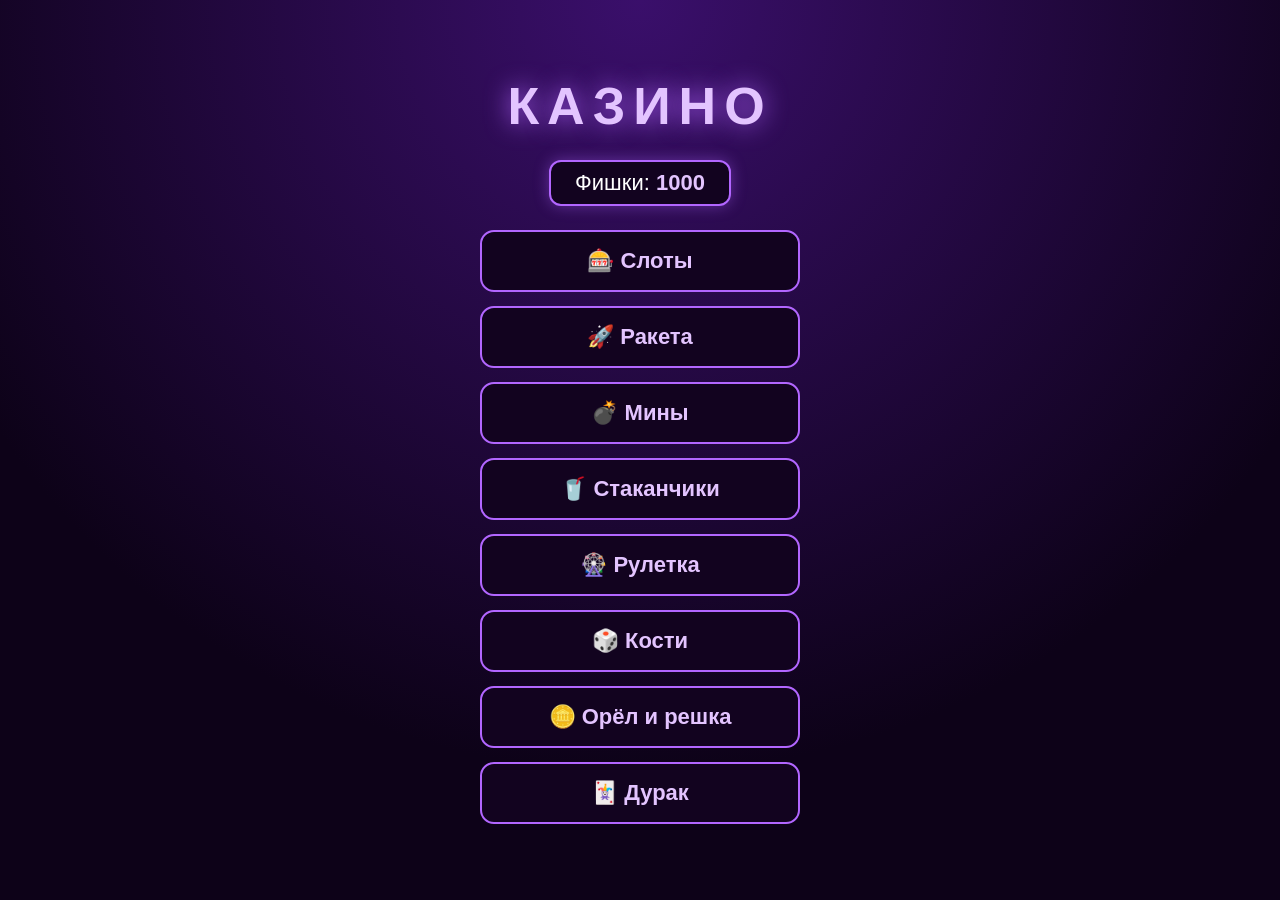
<file: index.html>
<!DOCTYPE html>
<html lang="ru">
<head>
  <meta charset="UTF-8">
  <meta name="viewport" content="width=device-width, initial-scale=1.0">
  <title>Казино</title>
  <style>
    * { margin: 0; padding: 0; box-sizing: border-box; }
    body {
      min-height: 100vh; display: flex; flex-direction: column;
      justify-content: center; align-items: center; gap: 24px; padding: 20px;
      background: radial-gradient(circle at top, #3a0f6b, #0d0218 70%);
      font-family: Arial, sans-serif;
    }
    h1 {
      font-size: 52px; color: #e3c4ff; text-transform: uppercase; letter-spacing: 8px;
      text-shadow: 0 0 25px rgba(178, 102, 255, 0.9);
    }
    .balance {
      font-size: 22px; color: #fff; background: #12031f;
      border: 2px solid #b266ff; border-radius: 12px; padding: 8px 24px;
      box-shadow: 0 0 15px rgba(178, 102, 255, 0.4);
    }
    .balance span { color: #e3c4ff; font-weight: bold; }
    .games { display: flex; flex-direction: column; gap: 14px; width: 80%; max-width: 320px; }
    .games a {
      display: block; text-align: center; padding: 16px; font-size: 22px;
      font-weight: bold; text-decoration: none; color: #e3c4ff;
      border: 2px solid #b266ff; border-radius: 14px; background: #12031f;
    }
    .games a:active { transform: scale(1.05); box-shadow: 0 0 25px rgba(178, 102, 255, 0.8); }
  </style>
</head>
<body>
  <h1>Казино</h1>
  <div class="balance">Фишки: <span id="balance">1000</span></div>
  <div class="games">
    <a href="casino.html">🎰 Слоты</a>
    <a href="rocket.html">🚀 Ракета</a>
    <a href="mines.html">💣 Мины</a>
    <a href="cups.html">🥤 Стаканчики</a>
    <a href="roulette.html">🎡 Рулетка</a>
    <a href="dice.html">🎲 Кости</a>
    <a href="coin.html">🪙 Орёл и решка</a>
    <a href="durak.html">🃏 Дурак</a>
  </div>

  <script>
    function showBalance() {
      let b = parseInt(localStorage.getItem('casinoBalance'));
      if (isNaN(b)) b = 1000;
      document.getElementById('balance').textContent = b;
    }
    showBalance();
    // обновляем при возврате назад из игры
    window.addEventListener('pageshow', showBalance);
  </script>
</body>
</html>
</file>
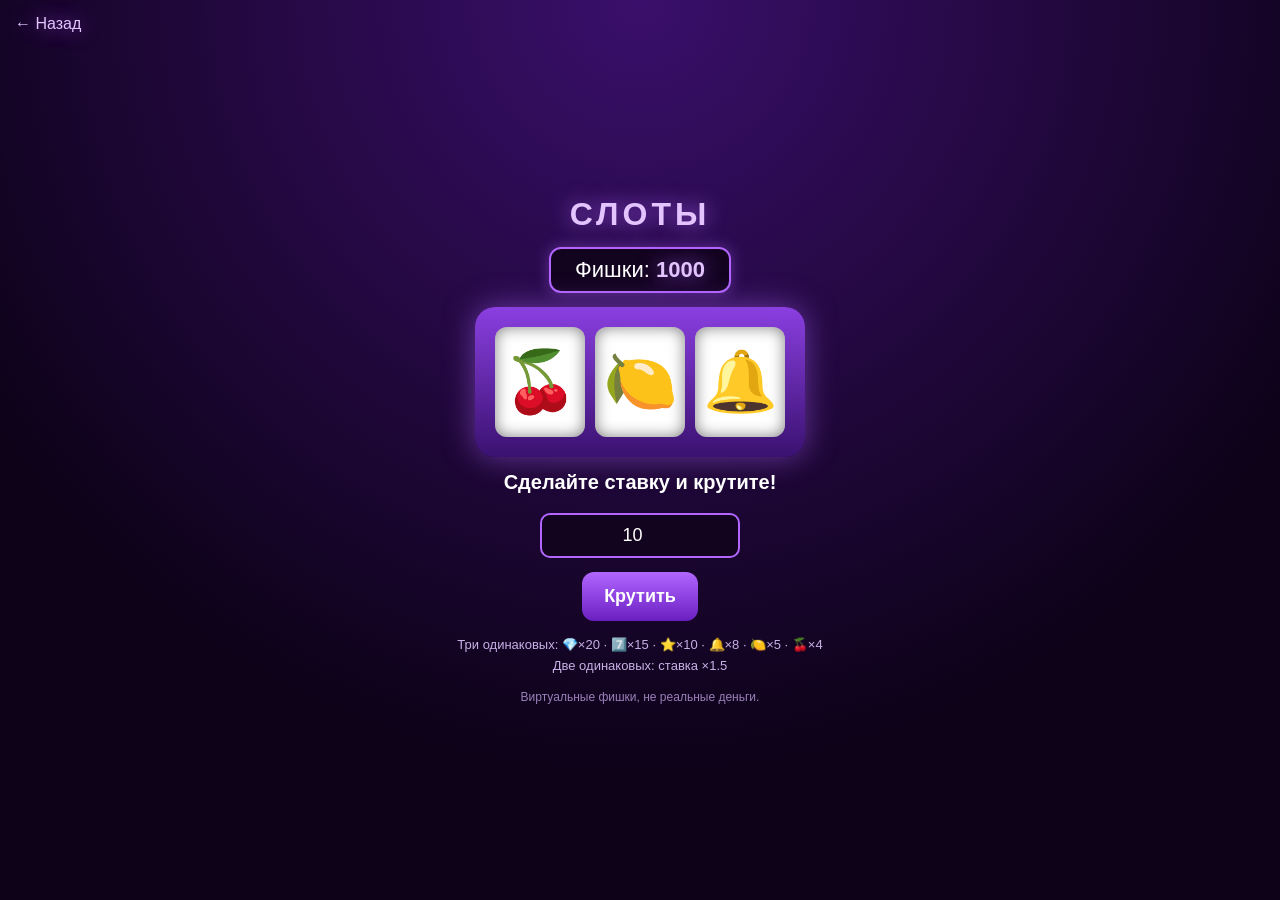
<file: casino.html>
<!DOCTYPE html>
<html lang="ru">
<head>
  <meta charset="UTF-8">
  <meta name="viewport" content="width=device-width, initial-scale=1.0">
  <title>Слоты</title>
  <style>
body { background: radial-gradient(circle at top, #3a0f6b, #0d0218 70%) !important; }
h1, .back, .balance span { color: #e3c4ff !important; text-shadow: 0 0 20px rgba(178,102,255,.8) !important; }
.balance { border-color: #b266ff !important; background: #12031f !important; }
.machine { background: linear-gradient(#8a3fe0, #3a1170) !important; box-shadow: 0 0 30px rgba(178,102,255,.5) !important; }
.bets button { border-color: #b266ff !important; color: #e3c4ff !important; background: #12031f !important; }
.bets button.active { background: #b266ff !important; color: #fff !important; }
#spin { background: linear-gradient(#b266ff, #6a1fc2) !important; box-shadow: 0 5px 0 #3a1170 !important; }
#reset { background: #6a1fc2 !important; }
.table { color: #c9b0e6 !important; }
.win { color: #e3b8ff !important; }
.lose { color: #ff8ad8 !important; }
</style>
  <link rel="stylesheet" href="style.css">
  <style>
    .machine { display: flex; gap: 10px; padding: 20px; background: linear-gradient(#8a3fe0, #3a1170); border-radius: 20px; box-shadow: 0 0 30px rgba(178, 102, 255, 0.5); }
    .reel { width: 90px; height: 110px; display: flex; align-items: center; justify-content: center; font-size: 60px; background: #fff; border-radius: 12px; box-shadow: inset 0 0 15px rgba(0, 0, 0, 0.5); }
    .table { font-size: 13px; color: #c9b0e6; text-align: center; line-height: 1.6; }
  </style>
</head>
<body>
  <a class="back" href="index.html">← Назад</a>
  <h1>Слоты</h1>
  <div class="balance">Фишки: <span id="balance"></span></div>
  <div class="machine">
    <div class="reel" id="r0">🍒</div>
    <div class="reel" id="r1">🍋</div>
    <div class="reel" id="r2">🔔</div>
  </div>
  <div class="message" id="message">Сделайте ставку и крутите!</div>
  <input type="number" id="bet" value="10" min="10" step="10">
  <button class="gold" onclick="spin()">Крутить</button>
  <button class="reset" id="reset">Получить 1000 фишек</button>
  <div class="table">
    Три одинаковых: 💎×20 · 7️⃣×15 · ⭐×10 · 🔔×8 · 🍋×5 · 🍒×4<br>
    Две одинаковых: ставка ×1.5
  </div>
  <div class="note">Виртуальные фишки, не реальные деньги.</div>

  <script src="common.js"></script>
  <script>
    const sy = ['🍒', '🍋', '🔔', '⭐', '7️⃣', '💎'];
    const mul = { '💎': 20, '7️⃣': 15, '⭐': 10, '🔔': 8, '🍋': 5, '🍒': 4 };
    let busy = false;
    const rnd = () => sy[Math.floor(Math.random() * sy.length)];

    function spin() {
      if (busy) return;
      const bet = getBet();
      if (!bet) return;
      busy = true;
      balance -= bet; render();
      say('Крутим...');
      const res = [rnd(), rnd(), rnd()];
      [0, 1, 2].forEach(i => {
        const el = $('r' + i);
        const t = setInterval(() => el.textContent = rnd(), 70);
        setTimeout(() => {
          clearInterval(t);
          el.textContent = res[i];
          if (i === 2) done(res, bet);
        }, 800 + i * 500);
      });
    }

    function done(r, bet) {
      let w = 0;
      if (r[0] === r[1] && r[1] === r[2]) w = bet * mul[r[0]];
      else if (r[0] === r[1] || r[1] === r[2] || r[0] === r[2]) w = Math.round(bet * 1.5);
      if (w > 0) { balance += w; say('🎉 Выигрыш: ' + w, 'win'); }
      else say('Не повезло, попробуйте ещё', 'lose');
      render(); busy = false;
    }
  </script>
</body>
</html>
</file>
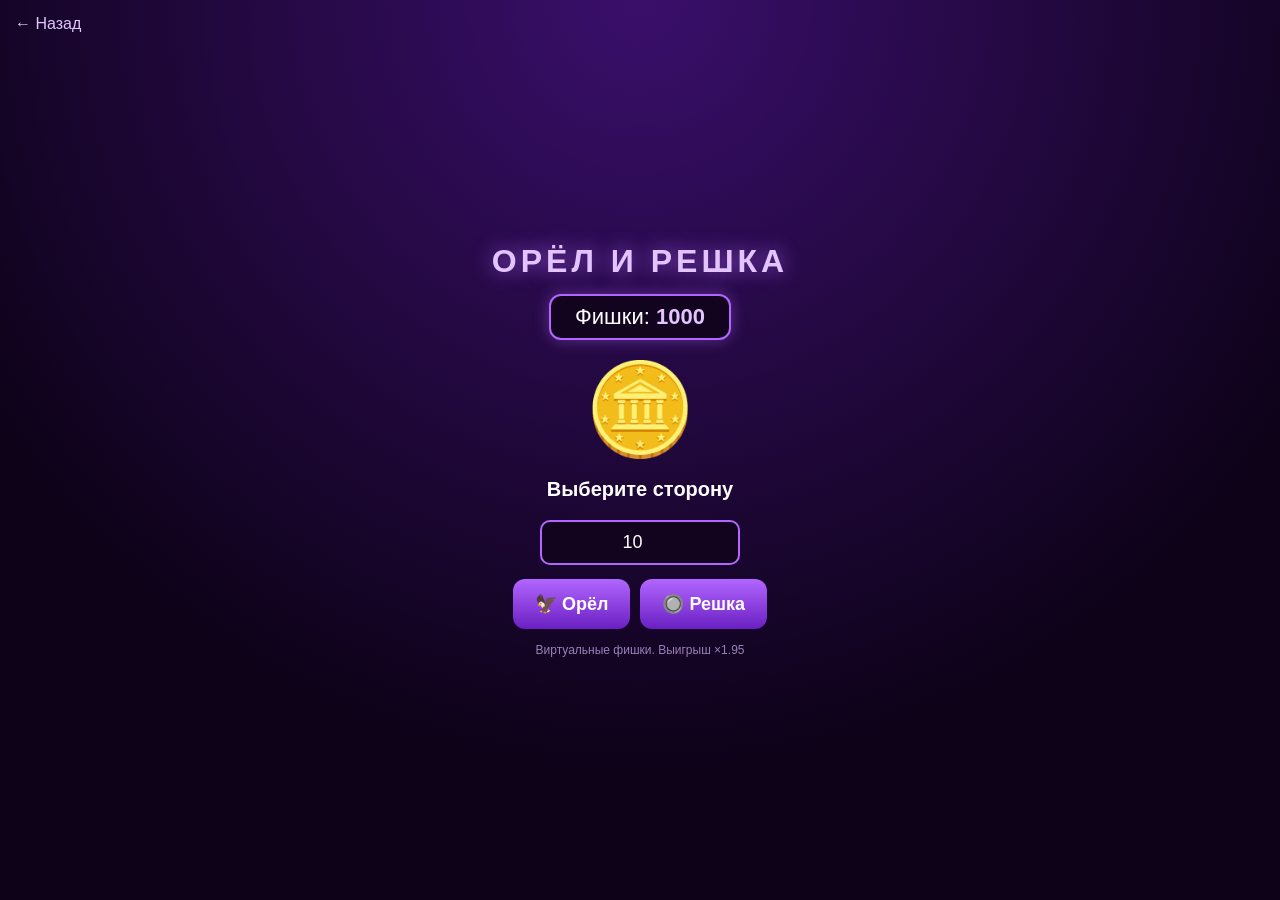
<file: coin.html>
<!DOCTYPE html>
<html lang="ru">
<head>
  <meta charset="UTF-8">
  <meta name="viewport" content="width=device-width, initial-scale=1.0">
  <title>Орёл и решка</title>
  <link rel="stylesheet" href="style.css">
</head>
<body>
  <a class="back" href="index.html">← Назад</a>
  <h1>Орёл и решка</h1>
  <div class="balance">Фишки: <span id="balance"></span></div>
  <div class="big" id="view">🪙</div>
  <div class="message" id="message">Выберите сторону</div>
  <input type="number" id="bet" value="10" min="10" step="10">
  <div class="row">
    <button class="gold" onclick="play('Орёл')">🦅 Орёл</button>
    <button class="gold" onclick="play('Решка')">🔘 Решка</button>
  </div>
  <button class="reset" id="reset">Получить 1000 фишек</button>
  <div class="note">Виртуальные фишки. Выигрыш ×1.95</div>

  <script src="common.js"></script>
  <script>
    let busy = false;
    function play(side) {
      if (busy) return;
      const bet = getBet();
      if (!bet) return;
      busy = true;
      balance -= bet; render();
      say('Монета в воздухе...');
      $('view').textContent = '🌀';
      setTimeout(() => {
        const res = Math.random() < 0.5 ? 'Орёл' : 'Решка';
        $('view').textContent = res === 'Орёл' ? '🦅' : '🔘';
        if (res === side) {
          const w = Math.floor(bet * 1.95);
          balance += w;
          say('🎉 ' + res + '! Выигрыш ' + w, 'win');
        } else {
          say(res + '. Не повезло', 'lose');
        }
        render(); busy = false;
      }, 800);
    }
  </script>
</body>
</html>
</file>
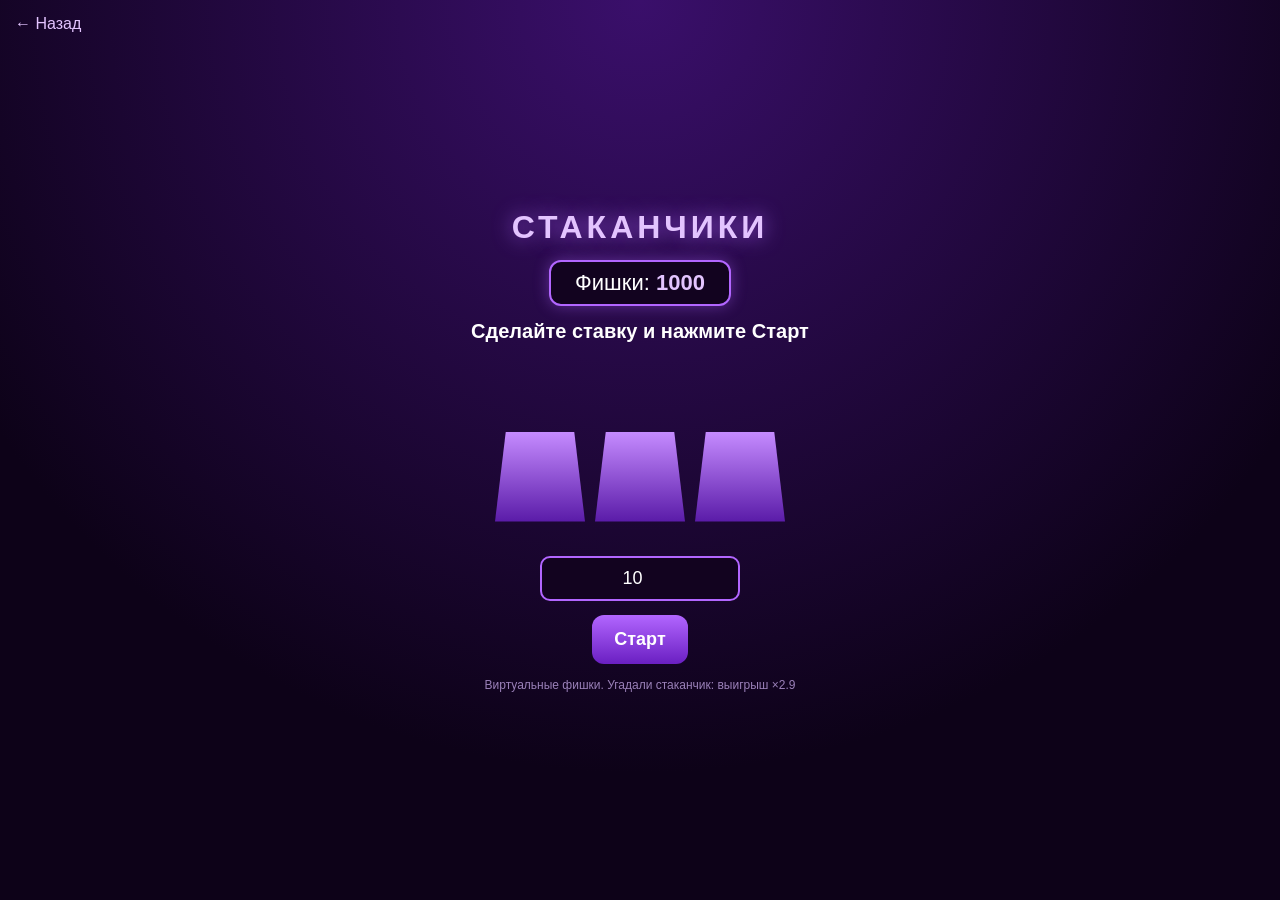
<file: cups.html>
<!DOCTYPE html>
<html lang="ru">
<head>
  <meta charset="UTF-8">
  <meta name="viewport" content="width=device-width, initial-scale=1.0">
  <title>Стаканчики</title>
  <link rel="stylesheet" href="style.css">
  <style>
    .stage { position: relative; width: 290px; height: 160px; margin: 10px 0; }
    .cup { position: absolute; top: 60px; width: 90px; height: 90px; cursor: pointer; transition: left 0.3s; }
    .lid {
      position: absolute; left: 0; bottom: 0; width: 90px; height: 90px;
      background: linear-gradient(#c58bff, #5a1ba8);
      clip-path: polygon(12% 0, 88% 0, 100% 100%, 0 100%);
      transition: transform 0.3s;
    }
    .ball {
      position: absolute; left: 31px; bottom: 4px; width: 28px; height: 28px;
      border-radius: 50%; background: radial-gradient(circle at 30% 30%, #fff, #ff8ad8);
      box-shadow: 0 0 12px #ff8ad8; display: none;
    }
    .cup.has .ball { display: block; }
    .cup.up .lid { transform: translateY(-60px); }
  </style>
</head>
<body>
  <a class="back" href="index.html">← Назад</a>
  <h1>Стаканчики</h1>
  <div class="balance">Фишки: <span id="balance"></span></div>
  <div class="message" id="message">Сделайте ставку и нажмите Старт</div>
  <div class="stage" id="stage"></div>
  <input type="number" id="bet" value="10" min="10" step="10">
  <button class="gold" id="start">Старт</button>
  <button class="reset" id="reset">Получить 1000 фишек</button>
  <div class="note">Виртуальные фишки. Угадали стаканчик: выигрыш ×2.9</div>

  <script src="common.js"></script>
  <script>
    const cups = [];
    let pos = [0, 1, 2], ballId = 0, state = 'idle', bet = 0;
    const wait = ms => new Promise(r => setTimeout(r, ms));

    for (let i = 0; i < 3; i++) {
      const c = document.createElement('div');
      c.className = 'cup';
      c.innerHTML = '<div class="ball"></div><div class="lid"></div>';
      c.onclick = () => pick(i);
      $('stage').appendChild(c);
      cups.push(c);
    }

    function place() {
      cups.forEach((c, i) => c.style.left = pos[i] * 100 + 'px');
    }
    place();

    async function start() {
      if (state !== 'idle') return;
      const b = getBet();
      if (!b) return;
      bet = b;
      balance -= bet; render();
      state = 'busy';
      $('start').disabled = true;
      $('bet').disabled = true;

      cups.forEach(c => c.classList.remove('up', 'has'));
      ballId = Math.floor(Math.random() * 3);
      cups[ballId].classList.add('has');
      say('Запоминайте шарик!');
      await wait(300);
      cups[ballId].classList.add('up');
      await wait(1000);
      cups[ballId].classList.remove('up');
      await wait(500);

      say('Перемешиваем...');
      for (let k = 0; k < 10; k++) {
        const a = Math.floor(Math.random() * 3);
        let d = Math.floor(Math.random() * 3);
        while (d === a) d = Math.floor(Math.random() * 3);
        [pos[a], pos[d]] = [pos[d], pos[a]];
        place();
        await wait(380);
      }

      say('Где шарик? Выберите стаканчик');
      state = 'pick';
    }

    function pick(i) {
      if (state !== 'pick') return;
      state = 'idle';
      cups.forEach(c => c.classList.add('up'));
      if (i === ballId) {
        const w = Math.floor(bet * 2.9);
        balance += w;
        say('🎉 Угадали! Выигрыш ' + w, 'win');
      } else {
        say('Не угадали, шарик был в другом стаканчике', 'lose');
      }
      render();
      $('start').disabled = false;
      $('bet').disabled = false;
    }

    $('start').onclick = start;
  </script>
</body>
</html>
</file>
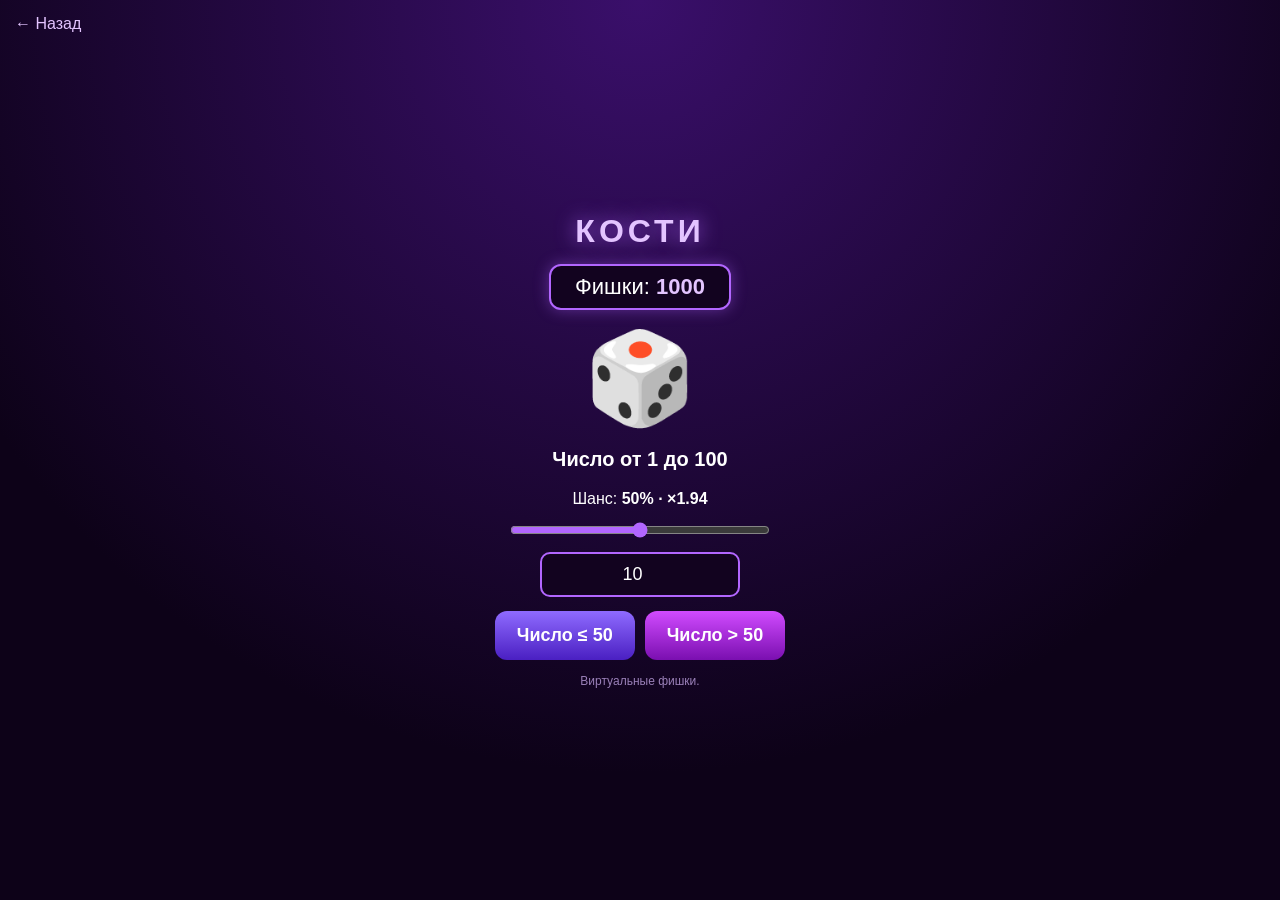
<file: dice.html>
<!DOCTYPE html>
<html lang="ru">
<head>
  <meta charset="UTF-8">
  <meta name="viewport" content="width=device-width, initial-scale=1.0">
  <title>Кости</title>
  <link rel="stylesheet" href="style.css">
</head>
<body>
  <a class="back" href="index.html">← Назад</a>
  <h1>Кости</h1>
  <div class="balance">Фишки: <span id="balance"></span></div>
  <div class="big" id="view">🎲</div>
  <div class="message" id="message">Число от 1 до 100</div>
  <div>Шанс: <b id="chv"></b></div>
  <input type="range" id="chance" min="5" max="95" value="50">
  <input type="number" id="bet" value="10" min="10" step="10">
  <div class="row">
    <button class="greenb" id="bu" onclick="play('under')"></button>
    <button class="redb" id="bo" onclick="play('over')"></button>
  </div>
  <button class="reset" id="reset">Получить 1000 фишек</button>
  <div class="note">Виртуальные фишки.</div>

  <script src="common.js"></script>
  <script>
    let busy = false;
    const ch = $('chance');

    function upd() {
      const c = +ch.value;
      $('chv').textContent = c + '% · ×' + (97 / c).toFixed(2);
      $('bu').textContent = 'Число ≤ ' + c;
      $('bo').textContent = 'Число > ' + (100 - c);
    }
    ch.oninput = upd; upd();

    function play(mode) {
      if (busy) return;
      const bet = getBet();
      if (!bet) return;
      const c = +ch.value;
      busy = true;
      balance -= bet; render();
      say('Бросаем...');
      const t = setInterval(() => {
        $('view').textContent = 1 + Math.floor(Math.random() * 100);
      }, 60);
      setTimeout(() => {
        clearInterval(t);
        const roll = 1 + Math.floor(Math.random() * 100);
        $('view').textContent = roll;
        const win = mode === 'under' ? roll <= c : roll > 100 - c;
        if (win) {
          const w = Math.floor(bet * 97 / c);
          balance += w;
          say('🎉 Выигрыш ' + w, 'win');
        } else {
          say('Не повезло', 'lose');
        }
        render(); busy = false;
      }, 800);
    }
  </script>
</body>
</html>
</file>
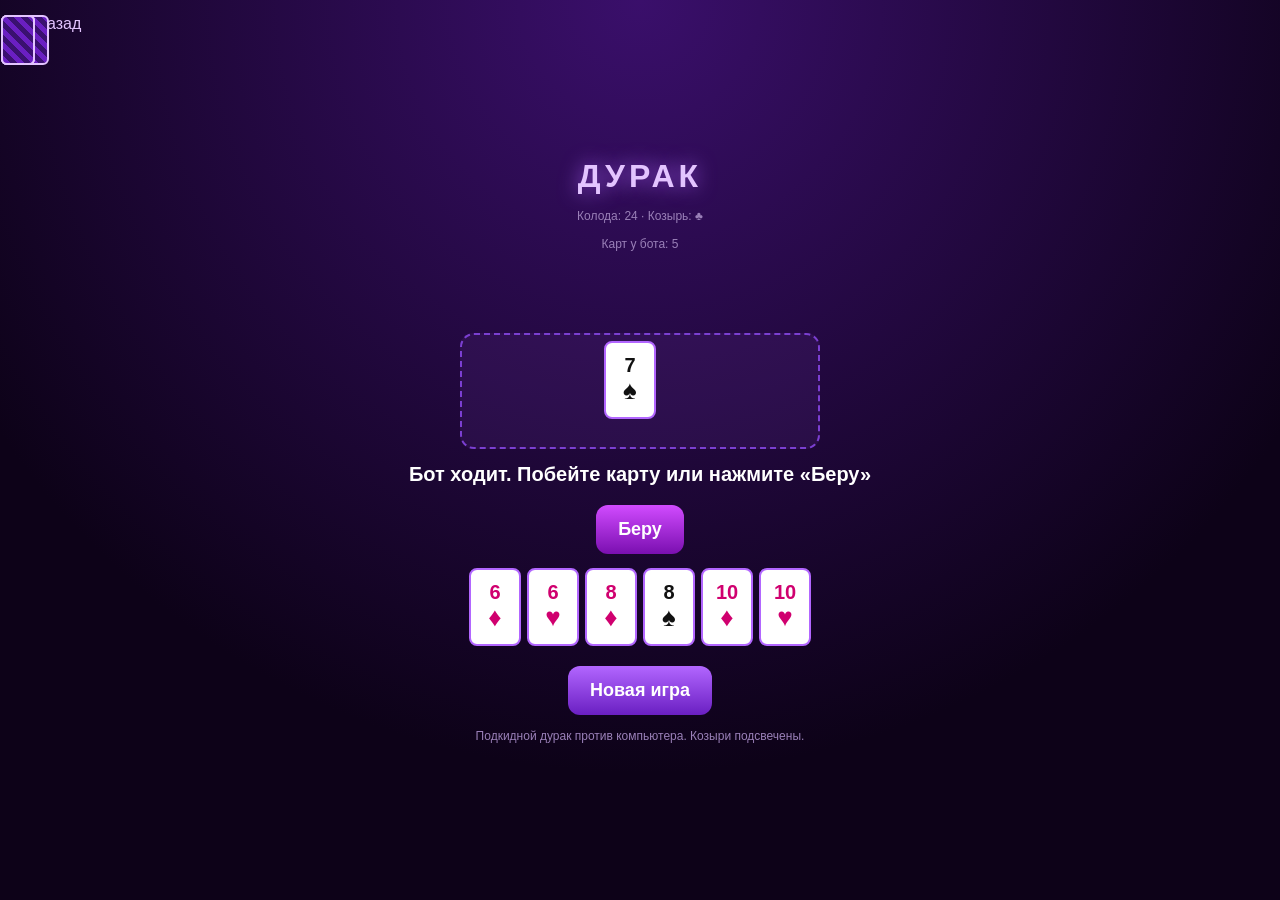
<file: durak.html>
<!DOCTYPE html>
<html lang="ru">
<head>
  <meta charset="UTF-8">
  <meta name="viewport" content="width=device-width, initial-scale=1.0">
  <title>Дурак</title>
  <link rel="stylesheet" href="style.css">
  <style>
    .zone { display: flex; flex-wrap: wrap; justify-content: center; gap: 6px; min-height: 84px; width: 100%; max-width: 360px; }
    #table { min-height: 112px; border: 2px dashed #7b3fd1; border-radius: 14px; padding: 6px; background: rgba(178,102,255,.08); align-content: center; }
    .card {
      width: 52px; height: 78px; background: #fff; color: #111; border-radius: 8px;
      border: 2px solid #b266ff; display: flex; flex-direction: column;
      align-items: center; justify-content: center; line-height: 1.1;
      cursor: pointer; user-select: none;
    }
    .card b { font-size: 20px; }
    .card i { font-style: normal; font-size: 26px; }
    .card.red { color: #d0006f; }
    .card.tr { background: #f6e9ff; box-shadow: 0 0 10px #e08cff; }
    .back {
      width: 34px; height: 50px; margin-left: -14px; border: 2px solid #e3c4ff; border-radius: 6px;
      background: repeating-linear-gradient(45deg, #6a1fc2, #6a1fc2 5px, #3a1170 5px, #3a1170 10px);
    }
    .back:first-child { margin-left: 0; }
    .pair { position: relative; width: 72px; height: 100px; }
    .pair .card:nth-child(2) { position: absolute; left: 18px; top: 18px; }
    #bot { gap: 0; min-height: 54px; }
    #pass, #take { display: none; }
  </style>
</head>
<body>
  <a class="back-link back" href="index.html" style="display:none"></a>
  <a class="back" href="index.html" style="width:auto;height:auto;margin:0;border:0;background:none;position:absolute">← Назад</a>
  <h1>Дурак</h1>
  <div class="note" id="deckinfo"></div>
  <div class="note" id="botn"></div>
  <div class="zone" id="bot"></div>
  <div class="zone" id="table"></div>
  <div class="message" id="message"></div>
  <div class="row">
    <button class="gold" id="pass">Бито</button>
    <button class="redb" id="take">Беру</button>
  </div>
  <div class="zone" id="me"></div>
  <button class="gold" id="new">Новая игра</button>
  <div class="note">Подкидной дурак против компьютера. Козыри подсвечены.</div>

  <script>
    const $ = id => document.getElementById(id);
    const say = (t, c) => { $('message').textContent = t; $('message').className = 'message ' + (c || ''); };
    const wait = ms => new Promise(r => setTimeout(r, ms));
    const SU = ['♠', '♥', '♦', '♣'];
    const RK = ['6', '7', '8', '9', '10', 'В', 'Д', 'К', 'Т'];

    let deck, trump, hand, table, turn, limit, busy, over;
    const opp = p => p === 'me' ? 'bot' : 'me';
    const und = () => table.find(p => !p.d);
    const key = c => (c.s === trump ? 100 : 0) + c.r;
    const beats = (a, d) => (d.s === a.s && d.r > a.r) || (d.s === trump && a.s !== trump);
    const canAdd = c => table.length === 0 ||
      (table.length < limit && hand[opp(turn)].length > 0 &&
       table.some(p => p.a.r === c.r || (p.d && p.d.r === c.r)));

    function newGame() {
      deck = [];
      for (let s = 0; s < 4; s++) for (let r = 0; r < 9; r++) deck.push({ s, r });
      for (let i = deck.length - 1; i > 0; i--) {
        const j = Math.floor(Math.random() * (i + 1));
        [deck[i], deck[j]] = [deck[j], deck[i]];
      }
      trump = deck[0].s;
      hand = { me: deck.splice(-6), bot: deck.splice(-6) };
      const low = h => Math.min(99, ...h.filter(c => c.s === trump).map(c => c.r));
      turn = low(hand.bot) < low(hand.me) ? 'bot' : 'me';
      over = false;
      startRound();
    }

    function startRound() {
      table = [];
      limit = Math.min(6, hand[opp(turn)].length);
      if (turn === 'me') {
        busy = false;
        say('Ваш ход: выберите карту для атаки');
        render();
      } else {
        say('Ходит бот...');
        botAttack();
      }
    }

    function cardEl(c, click) {
      const d = document.createElement('div');
      d.className = 'card' + (c.s === 1 || c.s === 2 ? ' red' : '') + (c.s === trump ? ' tr' : '');
      d.innerHTML = '<b>' + RK[c.r] + '</b><i>' + SU[c.s] + '</i>';
      if (click) d.onclick = click;
      return d;
    }

    function render() {
      $('deckinfo').textContent = 'Колода: ' + deck.length + '  ·  Козырь: ' + SU[trump];
      $('botn').textContent = 'Карт у бота: ' + hand.bot.length;
      $('bot').innerHTML = '';
      hand.bot.forEach(() => {
        const d = document.createElement('div');
        d.className = 'back';
        $('bot').appendChild(d);
      });
      $('table').innerHTML = '';
      table.forEach(p => {
        const w = document.createElement('div');
        w.className = 'pair';
        w.appendChild(cardEl(p.a));
        if (p.d) w.appendChild(cardEl(p.d));
        $('table').appendChild(w);
      });
      $('me').innerHTML = '';
      hand.me.slice().sort((x, y) => key(x) - key(y))
        .forEach(c => $('me').appendChild(cardEl(c, () => clickCard(c))));
      $('pass').style.display = (!over && turn === 'me' && !busy && table.length > 0 && !und()) ? 'inline-block' : 'none';
      $('take').style.display = (!over && turn === 'bot' && !busy && und()) ? 'inline-block' : 'none';
    }

    async function clickCard(c) {
      if (busy || over) return;
      if (turn === 'me') {
        if (!canAdd(c)) return say('Так нельзя: нужна карта того же достоинства, что уже на столе', 'lose');
        busy = true;
        hand.me = hand.me.filter(x => x !== c);
        table.push({ a: c, d: null });
        render();
        await botDefend();
      } else {
        const p = und();
        if (!p) return;
        if (!beats(p.a, c)) return say('Эта карта не бьёт', 'lose');
        hand.me = hand.me.filter(x => x !== c);
        p.d = c;
        render();
        await botAttack();
      }
    }

    function bestDef(a) {
      const c = hand.bot.filter(x => beats(a, x)).sort((x, y) => key(x) - key(y))[0];
      if (!c) return null;
      if (c.s === trump && a.s !== trump && c.r >= 5 && a.r < 4 && deck.length > 2) return null;
      return c;
    }

    function pickAtk() {
      return hand.bot
        .filter(canAdd)
        .filter(c => table.length === 0 || c.s !== trump || deck.length === 0)
        .sort((a, b) => key(a) - key(b))[0] || null;
    }

    async function botDefend() {
      say('Бот думает...');
      await wait(700);
      const p = und(), c = bestDef(p.a);
      if (!c) {
        say('Бот берёт карты');
        await wait(900);
        takeCards('bot');
        return;
      }
      hand.bot = hand.bot.filter(x => x !== c);
      p.d = c;
      render();
      await wait(400);
      if (!hand.me.some(x => canAdd(x))) {
        say('Бито!');
        await wait(900);
        endRound(true);
      } else {
        busy = false;
        say('Подкиньте ещё карту или нажмите «Бито»');
        render();
      }
    }

    async function botAttack() {
      busy = true;
      render();
      await wait(800);
      const c = pickAtk();
      if (!c) {
        say('Бито!');
        await wait(800);
        endRound(true);
        return;
      }
      hand.bot = hand.bot.filter(x => x !== c);
      table.push({ a: c, d: null });
      busy = false;
      say('Бот ходит. Побейте карту или нажмите «Беру»');
      render();
    }

    async function iTake() {
      if (busy || over || turn !== 'bot' || !und()) return;
      busy = true;
      render();
      say('Вы берёте. Бот подкидывает...');
      await wait(700);
      let c;
      while ((c = pickAtk())) {
        hand.bot = hand.bot.filter(x => x !== c);
        table.push({ a: c, d: null });
        render();
        await wait(500);
      }
      takeCards('me');
    }

    function takeCards(who) {
      table.forEach(p => { hand[who].push(p.a); if (p.d) hand[who].push(p.d); });
      endRound(false);
    }

    function endRound(defended) {
      table = [];
      [turn, opp(turn)].forEach(w => {
        while (hand[w].length < 6 && deck.length) hand[w].push(deck.pop());
      });
      if (defended) turn = opp(turn);
      if (deck.length === 0) {
        const a = !hand.me.length, b = !hand.bot.length;
        if (a || b) {
          over = true; busy = false;
          render();
          say(a && b ? 'Ничья!' : a ? '🎉 Вы победили! Дураком остался бот' : '🤡 Вы остались в дураках',
              a && !b ? 'win' : 'lose');
          return;
        }
      }
      startRound();
    }

    $('pass').onclick = () => { if (busy || over) return; busy = true; render(); endRound(true); };
    $('take').onclick = iTake;
    $('new').onclick = () => location.reload();
    newGame();
  </script>
</body>
</html>
</file>
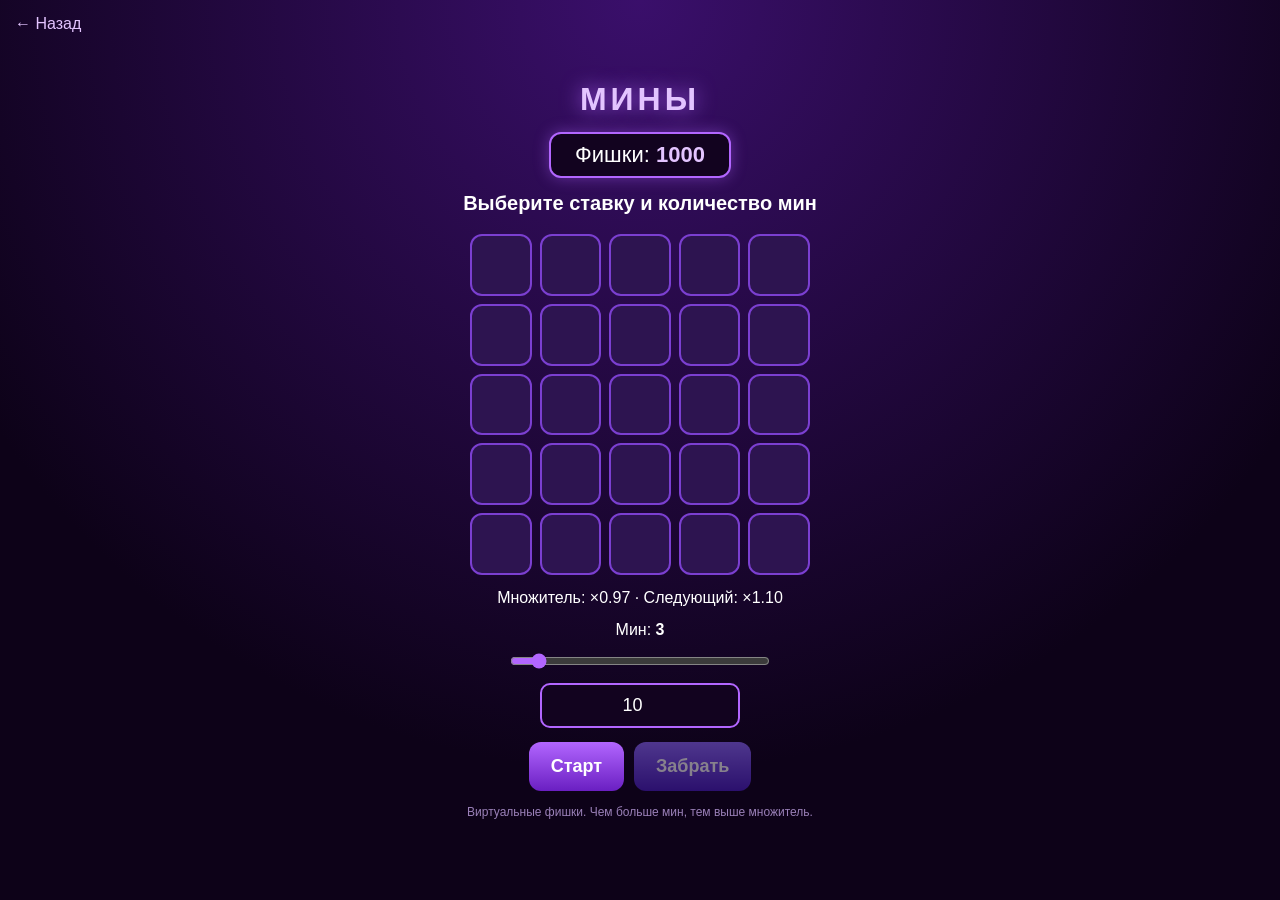
<file: mines.html>
<!DOCTYPE html>
<html lang="ru">
<head>
  <meta charset="UTF-8">
  <meta name="viewport" content="width=device-width, initial-scale=1.0">
  <title>Мины</title>
  <link rel="stylesheet" href="style.css">
  <style>
    .grid { display: grid; grid-template-columns: repeat(5, 1fr); gap: 8px; width: 100%; max-width: 340px; }
    .cell { aspect-ratio: 1; font-size: 28px; padding: 0; background: #2d1450; border: 2px solid #7b3fd1; }
    .cell:disabled { opacity: 1; color: #fff; }
    .cell.safe { background: #6a2fc2; box-shadow: 0 0 12px #b266ff; }
    .cell.bomb { background: #3d0a4f; border-color: #ff8ad8; }
    .cell.dim { opacity: 0.5; }
  </style>
</head>
<body>
  <a class="back" href="index.html">← Назад</a>
  <h1>Мины</h1>
  <div class="balance">Фишки: <span id="balance"></span></div>
  <div class="message" id="message">Выберите ставку и количество мин</div>
  <div class="grid" id="grid"></div>
  <div id="info">Множитель: ×1.00</div>
  <div>Мин: <b id="mcv">3</b></div>
  <input type="range" id="mc" min="1" max="24" value="3">
  <input type="number" id="bet" value="10" min="10" step="10">
  <div class="row">
    <button class="gold" id="start">Старт</button>
    <button class="greenb" id="cash" disabled>Забрать</button>
  </div>
  <button class="reset" id="reset">Получить 1000 фишек</button>
  <div class="note">Виртуальные фишки. Чем больше мин, тем выше множитель.</div>

  <script src="common.js"></script>
  <script>
    const N = 25;
    let mines = new Set(), opened = 0, playing = false, bet = 0, m = 3;
    const cells = [];

    for (let i = 0; i < N; i++) {
      const b = document.createElement('button');
      b.className = 'cell';
      b.onclick = () => pick(i);
      $('grid').appendChild(b);
      cells.push(b);
    }

    const mult = k => {
      let r = 0.97;
      for (let i = 0; i < k; i++) r *= (N - i) / (N - m - i);
      return r;
    };

    function info() {
      let t = 'Множитель: ×' + mult(opened).toFixed(2);
      if (opened < N - m) t += ' · Следующий: ×' + mult(opened + 1).toFixed(2);
      $('info').textContent = t;
      if (playing && opened > 0) $('cash').textContent = 'Забрать ' + Math.floor(bet * mult(opened));
    }

    $('mc').oninput = () => {
      $('mcv').textContent = $('mc').value;
      if (!playing) { m = +$('mc').value; info(); }
    };

    function reveal() {
      cells.forEach((c, k) => {
        if (c.textContent) return;
        c.disabled = true;
        c.textContent = mines.has(k) ? '💣' : '💎';
        c.classList.add(mines.has(k) ? 'bomb' : 'dim');
      });
    }

    function end() {
      playing = false;
      reveal();
      $('start').disabled = false;
      $('cash').disabled = true;
      $('cash').textContent = 'Забрать';
      $('mc').disabled = false;
      $('bet').disabled = false;
    }

    function pick(i) {
      if (!playing || cells[i].disabled) return;
      cells[i].disabled = true;
      if (mines.has(i)) {
        cells[i].textContent = '💥';
        cells[i].classList.add('bomb');
        end();
        say('💥 Мина! Ставка проиграна', 'lose');
      } else {
        opened++;
        cells[i].textContent = '💎';
        cells[i].classList.add('safe');
        $('cash').disabled = false;
        info();
        if (opened === N - m) cash();
      }
    }

    function cash() {
      if (!playing || opened < 1) return;
      const w = Math.floor(bet * mult(opened));
      balance += w;
      render();
      const x = mult(opened).toFixed(2);
      end();
      say('🎉 Вы забрали ' + w + ' фишек (×' + x + ')', 'win');
    }

    $('start').onclick = () => {
      if (playing) return;
      const b = getBet();
      if (!b) return;
      bet = b;
      m = +$('mc').value;
      balance -= bet;
      render();
      mines = new Set();
      while (mines.size < m) mines.add(Math.floor(Math.random() * N));
      opened = 0;
      playing = true;
      cells.forEach(c => { c.textContent = ''; c.className = 'cell'; c.disabled = false; });
      $('start').disabled = true;
      $('cash').disabled = true;
      $('mc').disabled = true;
      $('bet').disabled = true;
      say('Открывайте клетки');
      info();
    };

    $('cash').onclick = cash;
    info();
  </script>
</body>
</html>
</file>
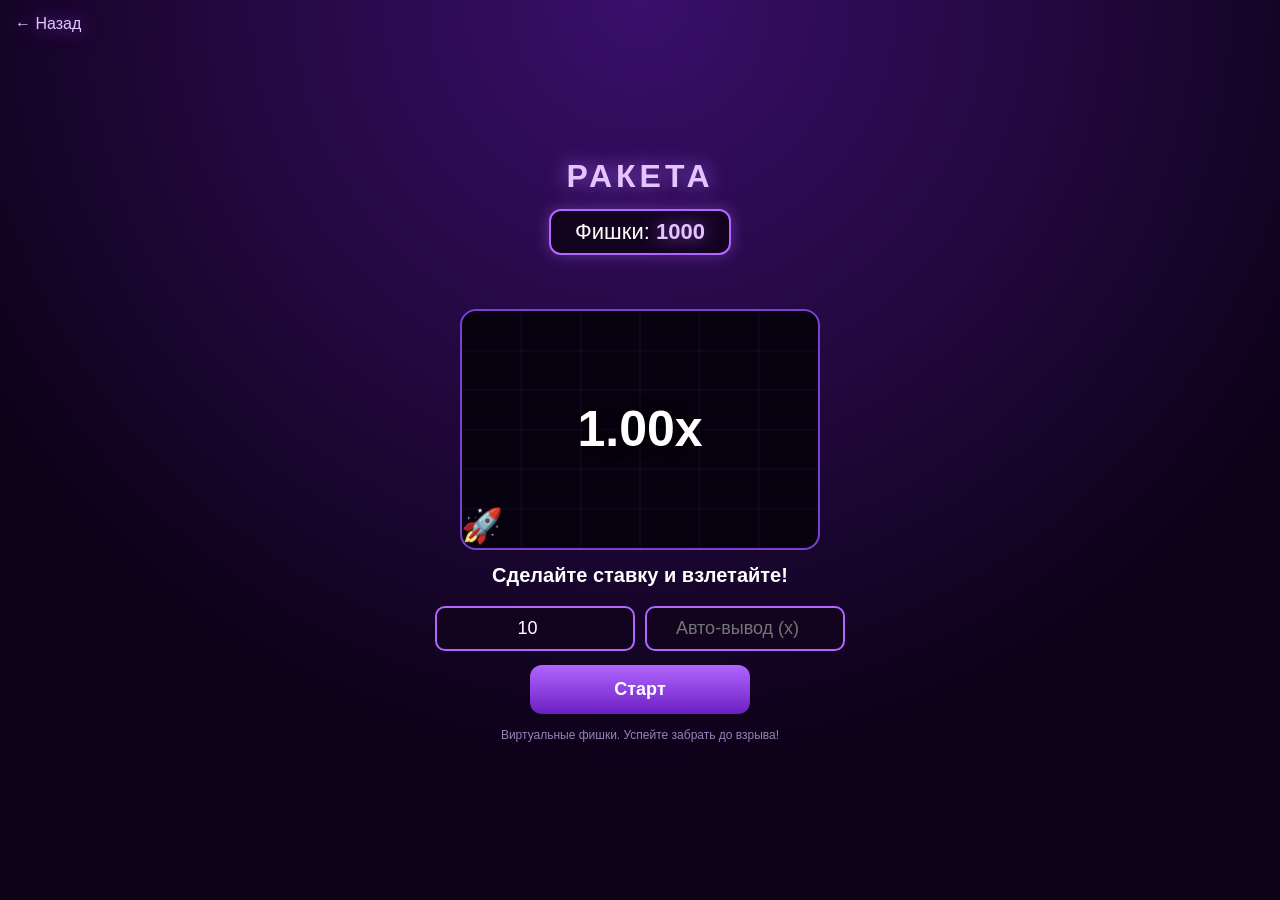
<file: rocket.html>
<!DOCTYPE html>
<html lang="ru">
<head>
  <meta charset="UTF-8">
  <meta name="viewport" content="width=device-width, initial-scale=1.0">
  <title>Ракета</title>
  <style>
body { background: radial-gradient(circle at top, #3a0f6b, #0d0218 70%) !important; }
h1, .back, .balance span { color: #e3c4ff !important; text-shadow: 0 0 20px rgba(178,102,255,.8) !important; }
.balance { border-color: #b266ff !important; box-shadow: 0 0 15px rgba(178,102,255,.4) !important; background: #12031f !important; }
.screen { border-color: #7b3fd1 !important; background: #08010f !important; }
.controls input { border-color: #b266ff !important; background: #12031f !important; }
.quick button { border-color: #b266ff !important; color: #e3c4ff !important; background: #12031f !important; }
#action { background: linear-gradient(#b266ff, #6a1fc2) !important; box-shadow: 0 5px 0 #3a1170 !important; }
#action.cash { background: linear-gradient(#e08cff, #8a1fd6) !important; box-shadow: 0 5px 0 #4a1070 !important; }
#mult.crashed { color: #ff8ad8 !important; }
#mult.won { color: #e3b8ff !important; }
.history span { background: #2a1050 !important; color: #e3c4ff !important; }
.win { color: #e3b8ff !important; }
.lose { color: #ff8ad8 !important; }
#reset { background: #6a1fc2 !important; }
</style>
  <link rel="stylesheet" href="style.css">
  <style>
    .screen { position: relative; width: 100%; max-width: 360px; background: #08010f; border: 2px solid #7b3fd1; border-radius: 16px; overflow: hidden; }
    canvas { display: block; width: 100%; }
    #mult { position: absolute; top: 50%; left: 50%; transform: translate(-50%, -50%); font-size: 50px; font-weight: bold; text-shadow: 0 0 15px #000; pointer-events: none; }
    #mult.crashed { color: #ff8ad8; }
    #mult.won { color: #e3b8ff; }
    .history { display: flex; gap: 6px; flex-wrap: wrap; justify-content: center; min-height: 26px; }
    .history span { font-size: 13px; padding: 3px 8px; background: #2a1050; border-radius: 10px; }
    #go.cash { background: linear-gradient(#e08cff, #8a1fd6); }
  </style>
</head>
<body>
  <a class="back" href="index.html">← Назад</a>
  <h1>Ракета</h1>
  <div class="balance">Фишки: <span id="balance"></span></div>
  <div class="history" id="history"></div>
  <div class="screen">
    <canvas id="canvas" width="360" height="240"></canvas>
    <div id="mult">1.00x</div>
  </div>
  <div class="message" id="message">Сделайте ставку и взлетайте!</div>
  <div class="row">
    <input type="number" id="bet" value="10" min="10" step="10">
    <input type="number" id="auto" placeholder="Авто-вывод (x)" min="1.01" step="0.1">
  </div>
  <button class="gold" id="go" style="width:220px">Старт</button>
  <button class="reset" id="reset">Получить 1000 фишек</button>
  <div class="note">Виртуальные фишки. Успейте забрать до взрыва!</div>

  <script src="common.js"></script>
  <script>
    const ctx = $('canvas').getContext('2d');
    const W = 360, H = 240;
    let flying = false, cashed = false, bet = 0, crashAt = 1, t0 = 0, mult = 1;
    let hist = JSON.parse(localStorage.getItem('rocketHistory') || '[]');

    function showHist() {
      $('history').innerHTML = hist.map(v =>
        '<span class="' + (v < 2 ? 'lose' : v < 10 ? '' : 'win') + '">' + v.toFixed(2) + 'x</span>'
      ).join('');
    }

    function genCrash() {
      const p = 0.97 / (1 - Math.random());
      return Math.max(1, Math.min(100, Math.floor(p * 100) / 100));
    }

    function draw(t, m, crashed) {
      ctx.clearRect(0, 0, W, H);
      ctx.strokeStyle = 'rgba(178,102,255,0.12)';
      for (let i = 1; i < 6; i++) {
        ctx.beginPath(); ctx.moveTo(0, H / 6 * i); ctx.lineTo(W, H / 6 * i); ctx.stroke();
        ctx.beginPath(); ctx.moveTo(W / 6 * i, 0); ctx.lineTo(W / 6 * i, H); ctx.stroke();
      }
      const mt = Math.max(6, t), mm = Math.max(2, m);
      const px = x => 20 + x / mt * (W - 60);
      const py = y => H - 20 - (y - 1) / (mm - 1) * (H - 60);
      ctx.beginPath(); ctx.moveTo(px(0), py(1));
      for (let i = 1; i <= 60; i++) {
        const tt = t / 60 * i;
        ctx.lineTo(px(tt), py(Math.exp(0.15 * tt)));
      }
      ctx.strokeStyle = crashed ? '#ff8ad8' : '#b266ff';
      ctx.lineWidth = 4; ctx.stroke();
      ctx.font = '34px Arial'; ctx.textAlign = 'center'; ctx.textBaseline = 'middle';
      ctx.fillText(crashed ? '💥' : '🚀', px(t), py(m));
    }

    function loop(now) {
      const t = (now - t0) / 1000;
      mult = Math.exp(0.15 * t);
      if (mult >= crashAt) return crash(t);
      const a = parseFloat($('auto').value);
      if (!cashed && a >= 1.01 && mult >= a) cash(a);
      $('mult').textContent = mult.toFixed(2) + 'x';
      draw(t, mult, false);
      requestAnimationFrame(loop);
    }

    function crash(t) {
      $('mult').textContent = crashAt.toFixed(2) + 'x';
      $('mult').className = 'crashed';
      draw(t, crashAt, true);
      hist.unshift(crashAt); hist = hist.slice(0, 10);
      localStorage.setItem('rocketHistory', JSON.stringify(hist));
      showHist();
      if (!cashed) say('💥 Взрыв на ' + crashAt.toFixed(2) + 'x. Ставка проиграна', 'lose');
      flying = false;
      $('go').textContent = 'Старт'; $('go').className = 'gold'; $('go').disabled = false;
      render();
    }

    function cash(at) {
      if (!flying || cashed) return;
      cashed = true;
      const m = at || mult;
      const w = Math.floor(bet * m);
      balance += w; render();
      $('mult').className = 'won';
      say('🎉 Вы забрали ' + w + ' (' + m.toFixed(2) + 'x)', 'win');
      $('go').textContent = 'Забрано!'; $('go').disabled = true;
    }

    $('go').onclick = () => {
      if (flying) return cash();
      const b = getBet();
      if (!b) return;
      bet = b; balance -= bet; render();
      flying = true; cashed = false;
      crashAt = genCrash();
      $('mult').className = '';
      say('Летим...');
      $('go').textContent = 'Забрать'; $('go').className = 'gold cash';
      t0 = performance.now();
      requestAnimationFrame(loop);
    };

    draw(0, 1, false);
    showHist();
  </script>
</body>
</html>
</file>
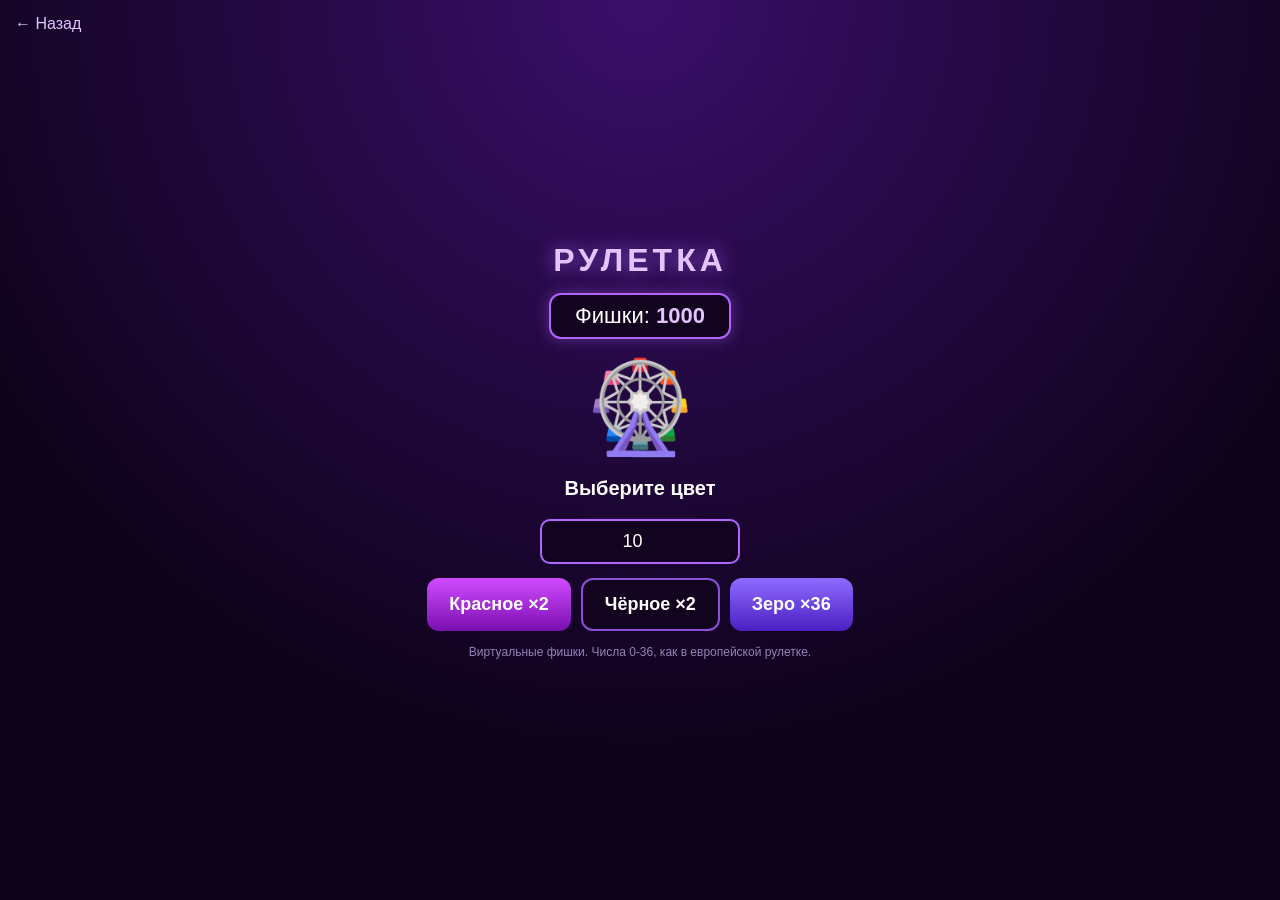
<file: roulette.html>
<!DOCTYPE html>
<html lang="ru">
<head>
  <meta charset="UTF-8">
  <meta name="viewport" content="width=device-width, initial-scale=1.0">
  <title>Рулетка</title>
  <link rel="stylesheet" href="style.css">
</head>
<body>
  <a class="back" href="index.html">← Назад</a>
  <h1>Рулетка</h1>
  <div class="balance">Фишки: <span id="balance"></span></div>
  <div class="big" id="view">🎡</div>
  <div class="message" id="message">Выберите цвет</div>
  <input type="number" id="bet" value="10" min="10" step="10">
  <div class="row">
    <button class="redb" onclick="play('red')">Красное ×2</button>
    <button class="blackb" onclick="play('black')">Чёрное ×2</button>
    <button class="greenb" onclick="play('green')">Зеро ×36</button>
  </div>
  <button class="reset" id="reset">Получить 1000 фишек</button>
  <div class="note">Виртуальные фишки. Числа 0-36, как в европейской рулетке.</div>

  <script src="common.js"></script>
  <script>
    const reds = [1,3,5,7,9,12,14,16,18,19,21,23,25,27,30,32,34,36];
    let busy = false;

    function colorOf(n) { return n === 0 ? 'green' : reds.includes(n) ? 'red' : 'black'; }

    function paint(n) {
      const c = colorOf(n);
      $('view').textContent = n;
      $('view').style.color = c === 'red' ? '#ff4d4d' : c === 'green' ? '#4cff6a' : '#fff';
    }

    function play(color) {
      if (busy) return;
      const bet = getBet();
      if (!bet) return;
      busy = true;
      balance -= bet; render();
      say('Крутим...');
      const t = setInterval(() => paint(Math.floor(Math.random() * 37)), 70);
      setTimeout(() => {
        clearInterval(t);
        const n = Math.floor(Math.random() * 37);
        paint(n);
        if (colorOf(n) === color) {
          const w = bet * (color === 'green' ? 36 : 2);
          balance += w;
          say('🎉 Выпало ' + n + '! Выигрыш ' + w, 'win');
        } else {
          say('Выпало ' + n + '. Не повезло', 'lose');
        }
        render(); busy = false;
      }, 1500);
    }
  </script>
</body>
</html>
</file>
<file: style.css>
:root { --main: #b266ff; --light: #e3c4ff; }
* { margin: 0; padding: 0; box-sizing: border-box; }
body {
  min-height: 100vh; display: flex; flex-direction: column;
  align-items: center; justify-content: center; gap: 14px; padding: 20px;
  background: radial-gradient(circle at top, #3a0f6b, #0d0218 70%);
  font-family: Arial, sans-serif; color: #fff;
}
.back { position: absolute; top: 15px; left: 15px; color: var(--light); text-decoration: none; }
h1 {
  color: var(--light); letter-spacing: 4px; text-transform: uppercase; text-align: center;
  text-shadow: 0 0 20px rgba(178, 102, 255, 0.8);
}
.balance { font-size: 22px; background: #12031f; border: 2px solid var(--main); border-radius: 12px; padding: 8px 24px; box-shadow: 0 0 15px rgba(178, 102, 255, 0.4); }
.balance span { color: var(--light); font-weight: bold; }
.big { font-size: 90px; min-height: 110px; display: flex; align-items: center; font-weight: bold; }
.message { min-height: 28px; font-size: 20px; font-weight: bold; text-align: center; }
.win { color: #e3b8ff; text-shadow: 0 0 10px #b266ff; }
.lose { color: #ff8ad8; }
input[type=number] {
  width: 200px; padding: 10px; font-size: 18px; text-align: center;
  border: 2px solid var(--main); border-radius: 10px; background: #12031f; color: #fff;
}
input[type=range] { width: 260px; accent-color: var(--main); }
.row { display: flex; gap: 10px; flex-wrap: wrap; justify-content: center; }
button {
  padding: 14px 22px; font-size: 18px; font-weight: bold; color: #fff;
  border: none; border-radius: 12px; cursor: pointer; background: #3a1166;
}
button:disabled { opacity: 0.5; cursor: not-allowed; }
.gold { background: linear-gradient(#b266ff, #6a1fc2); }
.redb { background: linear-gradient(#d14bff, #7a0fb0); }
.blackb { background: #12031f; border: 2px solid #8a4fd6; }
.greenb { background: linear-gradient(#8f6bff, #4a1fc2); }
.reset { display: none; background: #6a1fc2; }
.note { font-size: 12px; color: #9a80b8; text-align: center; }
</file>
